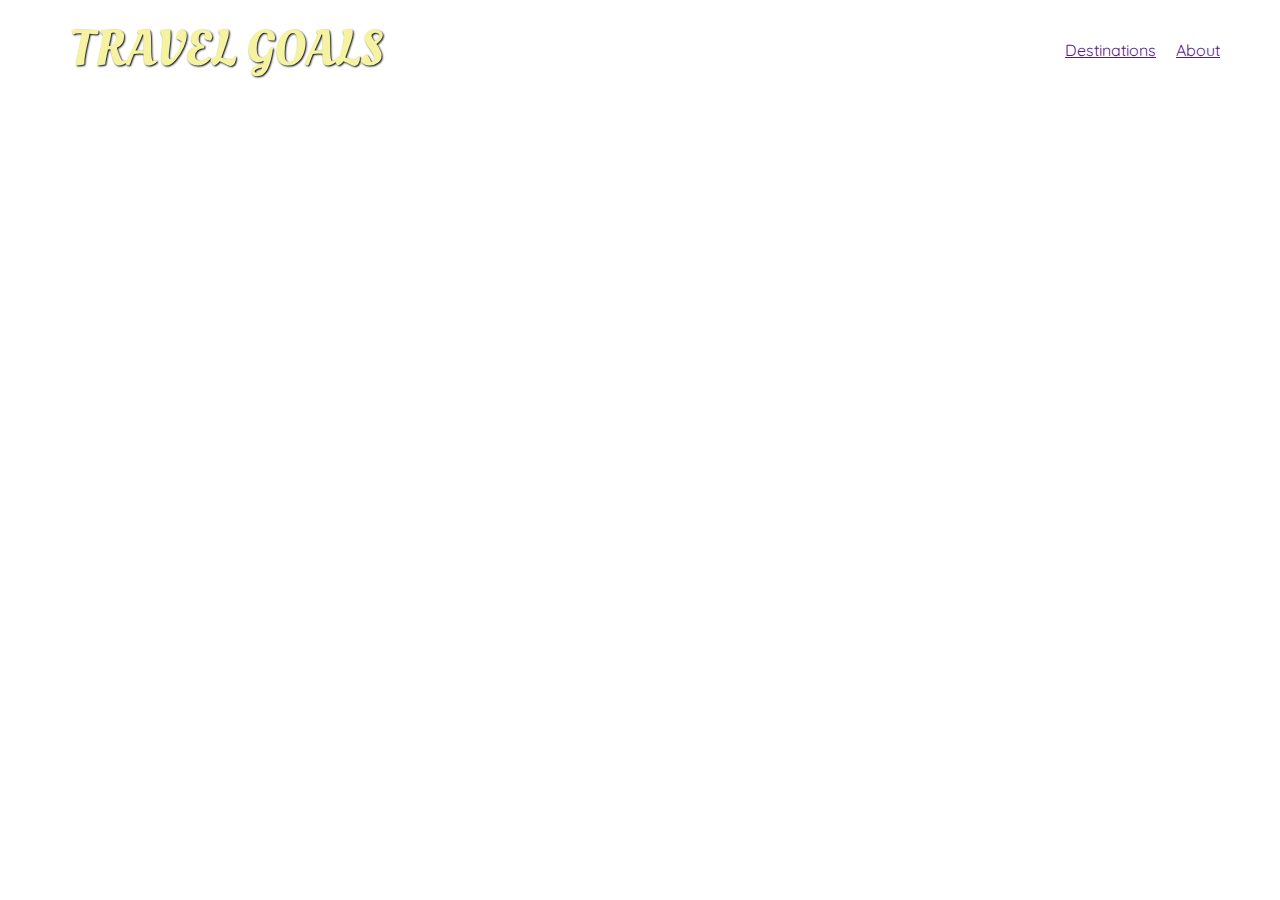
<file: index.html>
<!DOCTYPE html>
<html lang="en">
  <head>
    <meta charset="UTF-8" />
    <meta name="viewport" content="width=device-width, initial-scale=1.0" />
    <link
      href="https://fonts.googleapis.com/css2?family=Raleway:wght@700&family=Oleo+Script:wght@700&family=Quicksand:wght@300;500;700&display=swap"
      rel="stylesheet"
    />
    <link rel="stylesheet" href="/shared.css" />
    <link rel="stylesheet" href="/style.css" />

    <title>Travel Goals</title>
  </head>
  <body>
    <header>
      <div id="page-logo">
        <a href="/index.html">Travel Goals</a>
      </div>
      <nav>
        <ul>
          <li><a href="">Destinations</a></li>
          <li><a href="">About</a></li>
        </ul>
      </nav>
    </header>
    <main>
      <section></section>
      <section></section>
    </main>
    <footer></footer>
  </body>
</html>
</file>
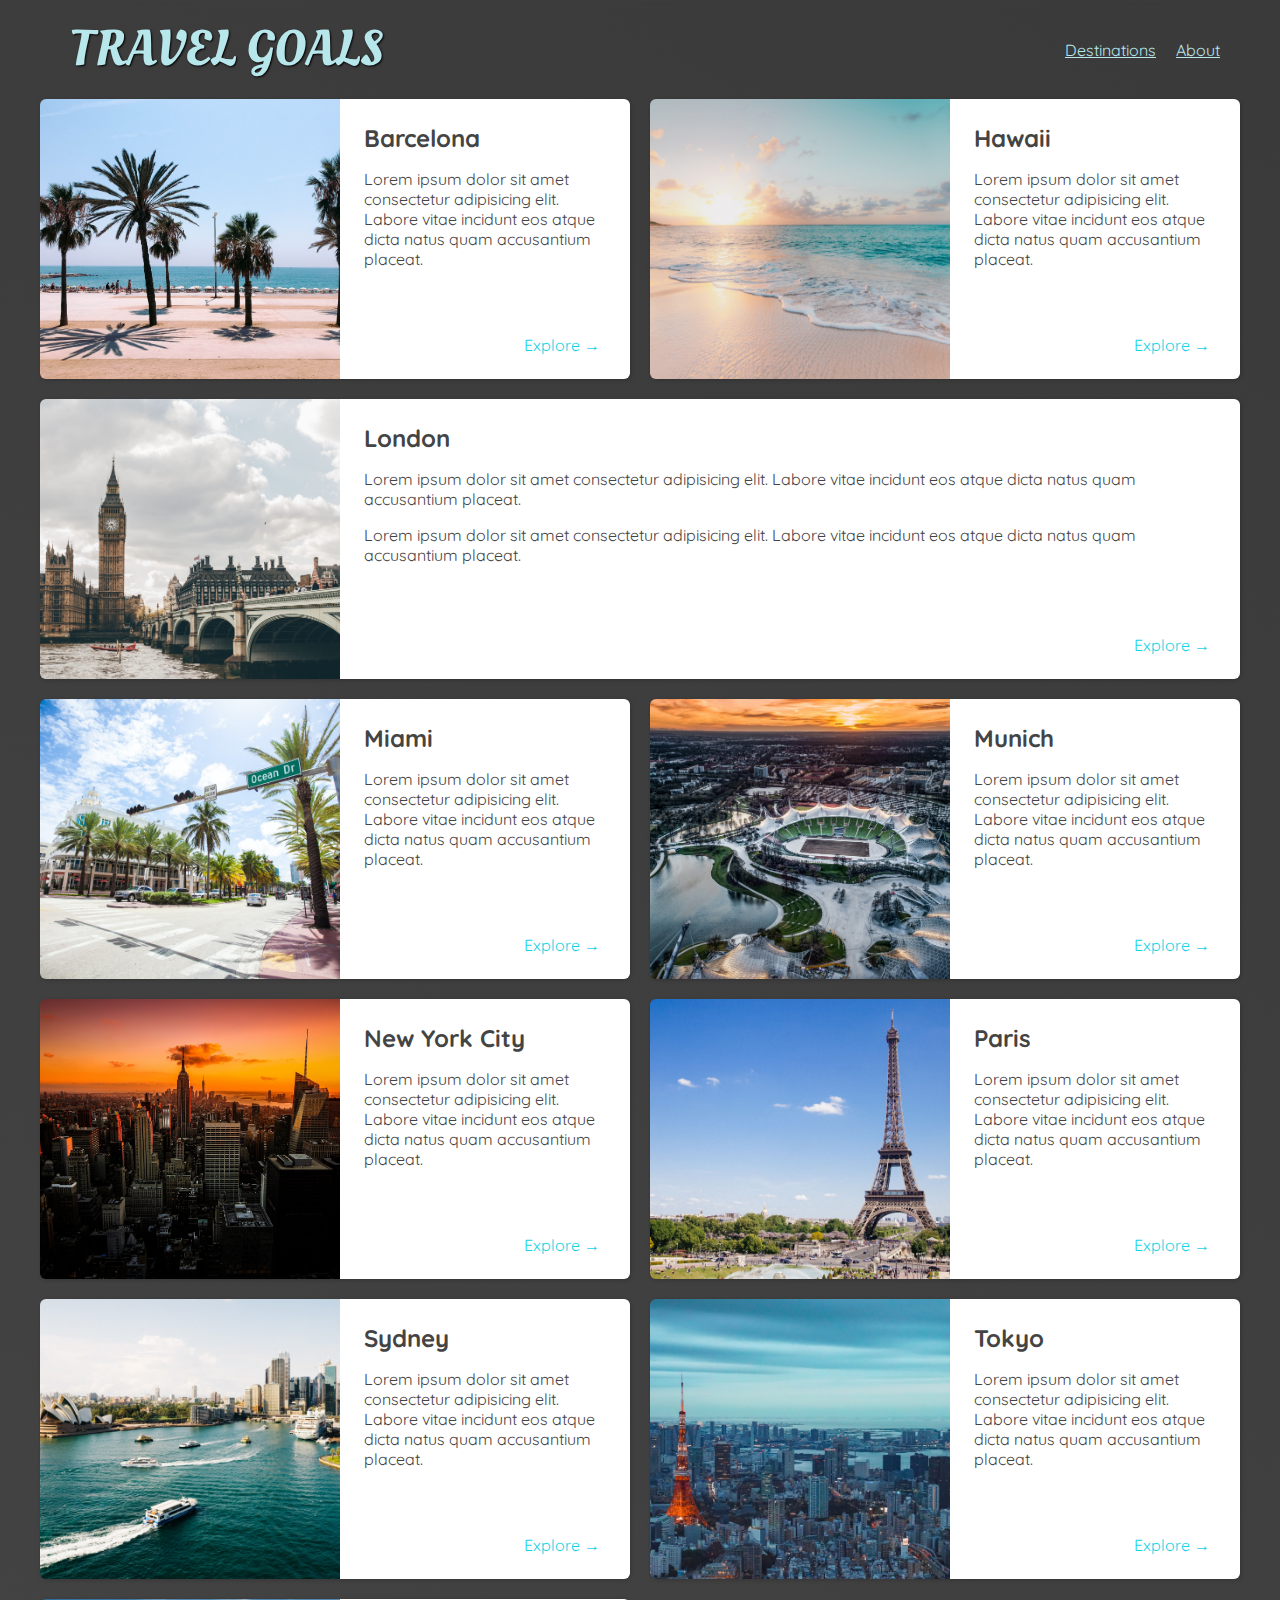
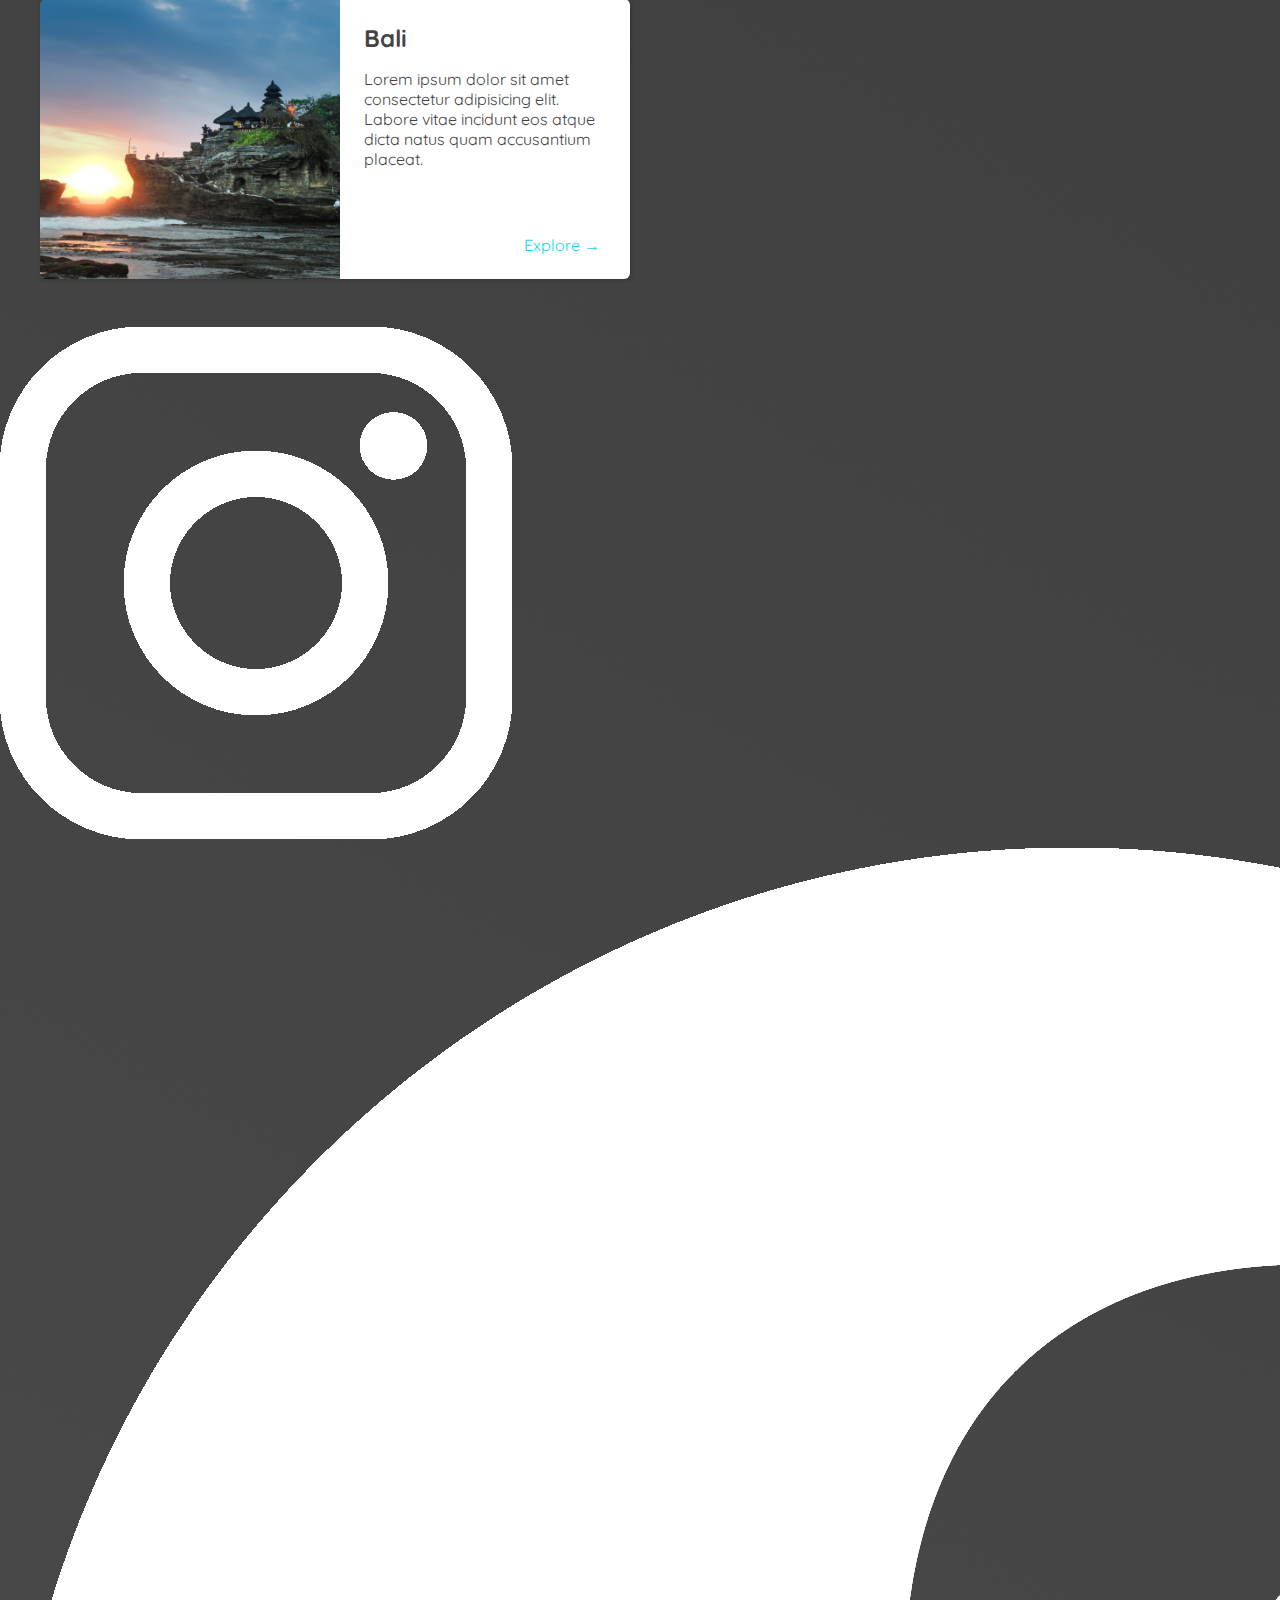
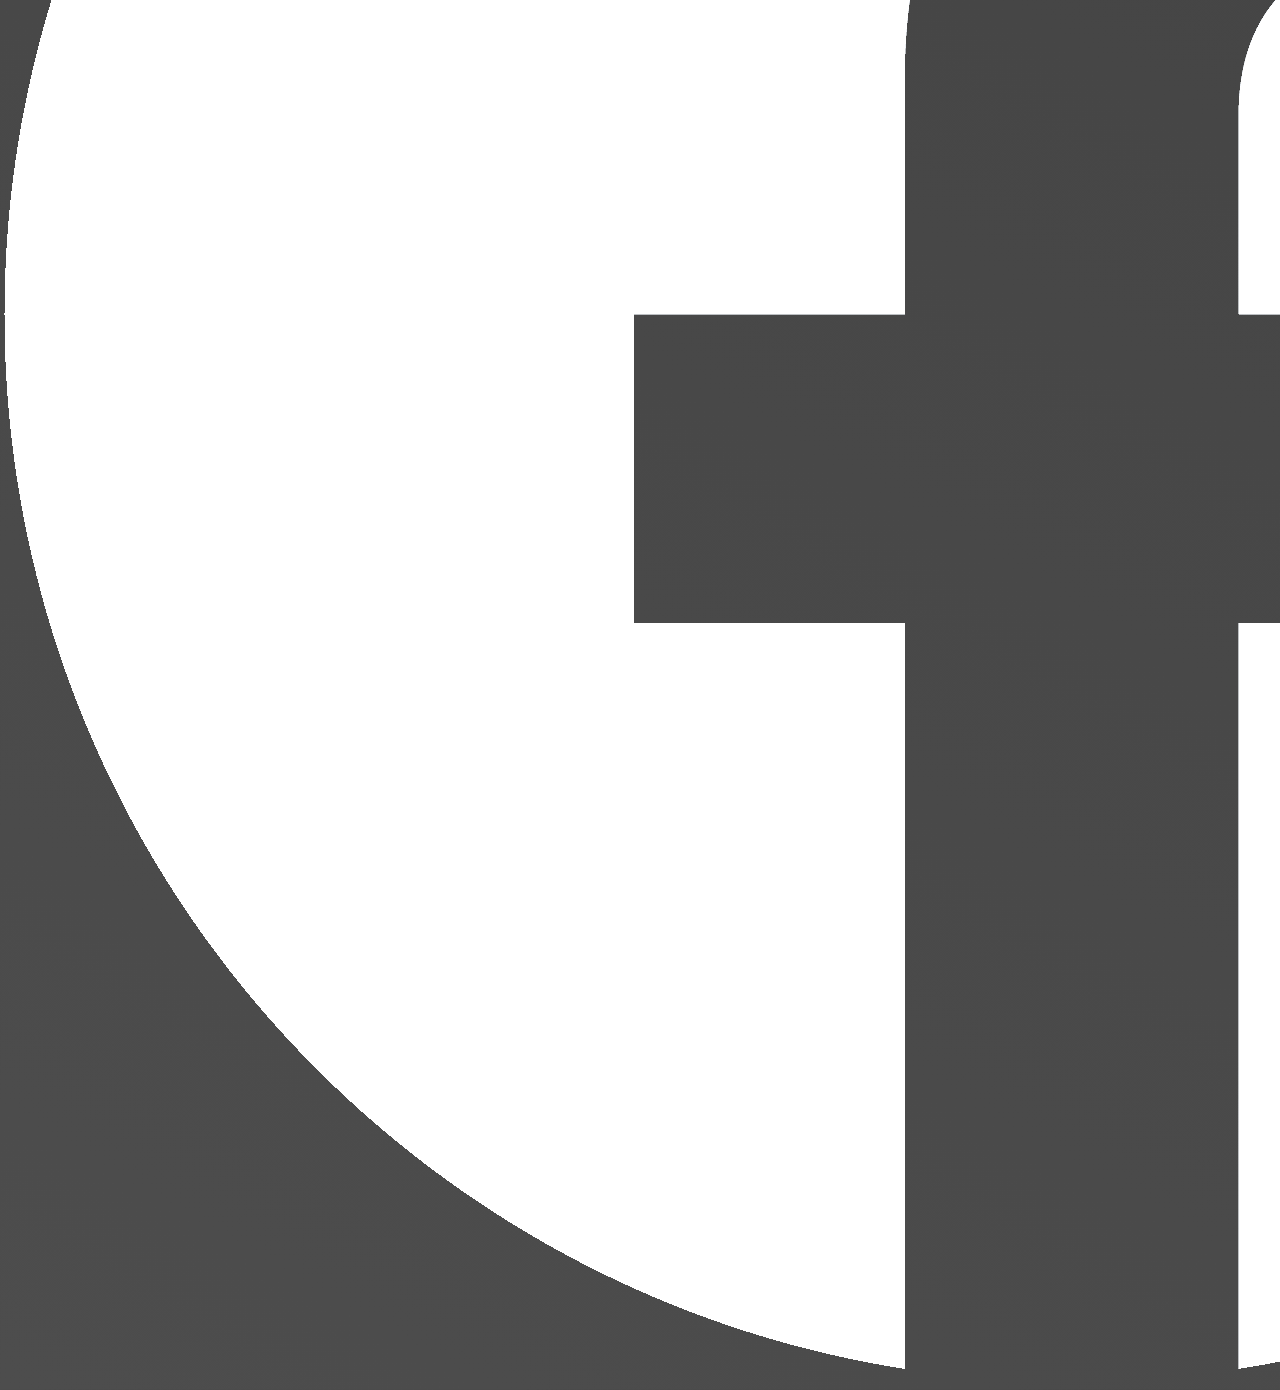
<file: places.html>
<!DOCTYPE html>
<html lang="en">
  <head>
    <meta charset="UTF-8" />
    <meta name="viewport" content="width=device-width, initial-scale=1.0" />
    <link
      href="https://fonts.googleapis.com/css2?family=Raleway:wght@700&family=Oleo+Script:wght@700&family=Quicksand:wght@300;500;700&display=swap"
      rel="stylesheet"
    />
    <link rel="stylesheet" href="/shared.css" />
    <link rel="stylesheet" href="/places.css" />

    <title>Travel Goals</title>
  </head>
  <body>
    <header>
      <div id="page-logo">
        <a href="/index.html">Travel Goals</a>
      </div>
      <nav>
        <ul>
          <li><a href="/places.html">Destinations</a></li>
          <li><a href="">About</a></li>
        </ul>
      </nav>
    </header>
    <main>
      <ul>
        <li>
          <img src="images/places/barcelona.jpg" alt="City of Barcelona" />
          <div class="item-content">
            <div>
              <h2>Barcelona</h2>
              <p>
                Lorem ipsum dolor sit amet consectetur adipisicing elit. Labore
                vitae incidunt eos atque dicta natus quam accusantium placeat.
              </p>
            </div>
            <div class="actions">
              <a href="https://en.wikipedia.org/wiki/Barcelona">Explore &#x2192</a>
            </div>
          </div>
        </li>
        <li>
          <img src="images/places/hawaii.jpg" alt="Hawaii beach" />
          <div class="item-content">
            <div>
              <h2>Hawaii</h2>
              <p>
                Lorem ipsum dolor sit amet consectetur adipisicing elit. Labore
                vitae incidunt eos atque dicta natus quam accusantium placeat.
              </p>
            </div>
            <div class="actions">
              <a href="https://en.wikipedia.org/wiki/Hawaii">Explore &#x2192</a>
            </div>
          </div>
        </li>
        <li>
          <img src="images/places/london.jpg" alt="London city" />
          <div class="item-content">
            <div>
              <h2>London</h2>
              <p>
                Lorem ipsum dolor sit amet consectetur adipisicing elit. Labore
                vitae incidunt eos atque dicta natus quam accusantium placeat.
              </p>
              <p>
                Lorem ipsum dolor sit amet consectetur adipisicing elit. Labore
                vitae incidunt eos atque dicta natus quam accusantium placeat.
              </p>
            </div>
            <div class="actions">
              <a href="https://en.wikipedia.org/wiki/London">Explore &#x2192</a>
            </div>
          </div>
        </li>
        <li>
          <img src="images/places/miami.jpg" alt="Miami streets" />
          <div class="item-content">
            <div>
              <h2>Miami</h2>
              <p>
                Lorem ipsum dolor sit amet consectetur adipisicing elit. Labore
                vitae incidunt eos atque dicta natus quam accusantium placeat.
              </p>
            </div>
            <div class="actions">
              <a href="https://en.wikipedia.org/wiki/Miami">Explore &#x2192</a>
            </div>
          </div>
        </li>
        <li>
          <img src="images/places/munich.jpg" alt="Munich football stadium" />
          <div class="item-content">
            <div>
              <h2>Munich</h2>
              <p>
                Lorem ipsum dolor sit amet consectetur adipisicing elit. Labore
                vitae incidunt eos atque dicta natus quam accusantium placeat.
              </p>
            </div>
            <div class="actions">
              <a href="https://en.wikipedia.org/wiki/Munich">Explore &#x2192</a>
            </div>
          </div>
        </li>
        <li>
          <img
            src="images/places/new-york-city.jpg"
            alt="New York City skyline"
          />
          <div class="item-content">
            <div>
              <h2>New York City</h2>
              <p>
                Lorem ipsum dolor sit amet consectetur adipisicing elit. Labore
                vitae incidunt eos atque dicta natus quam accusantium placeat.
              </p>
            </div>
            <div class="actions">
              <a href="https://en.wikipedia.org/wiki/New_York_City">Explore &#x2192</a>
            </div>
          </div>
        </li>
        <li>
          <img src="images/places/paris.jpg" alt="Paris city" />
          <div class="item-content">
            <div>
              <h2>Paris</h2>
              <p>
                Lorem ipsum dolor sit amet consectetur adipisicing elit. Labore
                vitae incidunt eos atque dicta natus quam accusantium placeat.
              </p>
            </div>
            <div class="actions">
              <a href="https://en.wikipedia.org/wiki/Paris">Explore &#x2192</a>
            </div>
          </div>
        </li>
        <li>
          <img src="images/places/sydney.jpg" alt="Sydney beach" />
          <div class="item-content">
            <div>
              <h2>Sydney</h2>
              <p>
                Lorem ipsum dolor sit amet consectetur adipisicing elit. Labore
                vitae incidunt eos atque dicta natus quam accusantium placeat.
              </p>
            </div>
            <div class="actions">
              <a href="https://en.wikipedia.org/wiki/Sydney">Explore &#x2192</a>
            </div>
          </div>
        </li>
        <li>
          <img src="images/places/tokyo.jpg" alt="Tokyo skyline" />
          <div class="item-content">
            <div>
              <h2>Tokyo</h2>
              <p>
                Lorem ipsum dolor sit amet consectetur adipisicing elit. Labore
                vitae incidunt eos atque dicta natus quam accusantium placeat.
              </p>
            </div>
            <div class="actions">
              <a href="https://en.wikipedia.org/wiki/Tokyo">Explore &#x2192</a>
            </div>
          </div>
        </li>
        <li>
          <img src="images/places/bali.jpg" alt="Bali beach" />
          <div class="item-content">
            <div>
              <h2>Bali</h2>
              <p>
                Lorem ipsum dolor sit amet consectetur adipisicing elit. Labore
                vitae incidunt eos atque dicta natus quam accusantium placeat.
              </p>
            </div>
            <div class="actions">
              <a href="https://en.wikipedia.org/wiki/Bali">Explore &#x2192</a>
            </div>
          </div>
        </li>
      </ul>
    </main>
    <footer>
      <ul>
        <li>
          <a href="#"
            ><img src="/images/icons/insta.png" alt="Instagram logo"
          /></a>
        </li>
        <li>
          <a href="#"
            ><img src="/images/icons/facebook.png" alt="Facebook logo"
          /></a>
        </li>
      </ul>
    </footer>
  </body>
</html>
</file>
<file: shared.css>
body {
  font-family: "Quicksand", sans-serif;
  margin: 0;
}

ul {
  list-style: none;
  margin: 0;
  padding: 0;
}

#page-logo a {
  font-family: "Oleo Script", sans-serif;
  color: rgb(245, 243, 160);
  font-size: 50px;
  padding: 10px;
  text-decoration: none;
  text-transform: uppercase;
  text-shadow: 1px 1px 2px #000;
}

header {
  display: flex;
  justify-content: space-between;
  align-items: center;
  padding: 15px 60px;
}

header ul {
  display: flex;
  justify-content: space-between;
  align-items: center;
}

header li {
  margin-left: 20px;
}
</file>
<file: style.css>
#hero {
  height: 800px;
  background-image: url("/images/places/ocean.jpg");
  background-position: center;
  background-size: cover;
  display: flex;
  align-items: center;
  justify-content: center;
}
.hero-class {
  width: 600px;
  text-align: center;
}
</file>
<file: places.css>
body {
  background: linear-gradient(30deg, rgb(77, 77, 77), rgb(58, 58, 58));
  color: rgb(68, 68, 68);
}

#page-logo a {
  color: rgb(183, 230, 235);
}

header {
  position: static;
}

header nav a {
  color: rgb(183, 230, 235);
}

header nav a:hover {
  background: rgb(183, 230, 235);
  color: rgb(59, 59, 59);
}

main ul {
  width: 1200px;
  margin: 0 auto 48px auto;
  display: grid;
  grid-template-columns: 1fr 1fr;
  gap: 20px 20px;
}

main li {
  display: flex;
  box-shadow: 1px 1px 4px rgba(0, 0, 0, 0.2);
  border-radius: 6px;
  overflow: hidden;
}

main li:nth-of-type(3) {
  grid-column: 1 / span 2;
}

main li img {
  width: 300px;
  height: 280px;
  object-fit: cover;
}

.item-content {
  background-color: #ffffff;
  display: flex;
  flex-direction: column;
  justify-content: space-between;
  padding: 24px;
}

.item-content h2 {
  margin: 0;
}

.actions {
  text-align: right;
}

.actions a {
  text-decoration: none;
  padding: 6px;
  color: rgb(22, 211, 228);
  border-radius: 5px;
}

.actions a:hover {
  background-color: rgb(235, 253, 255);
}
</file>
